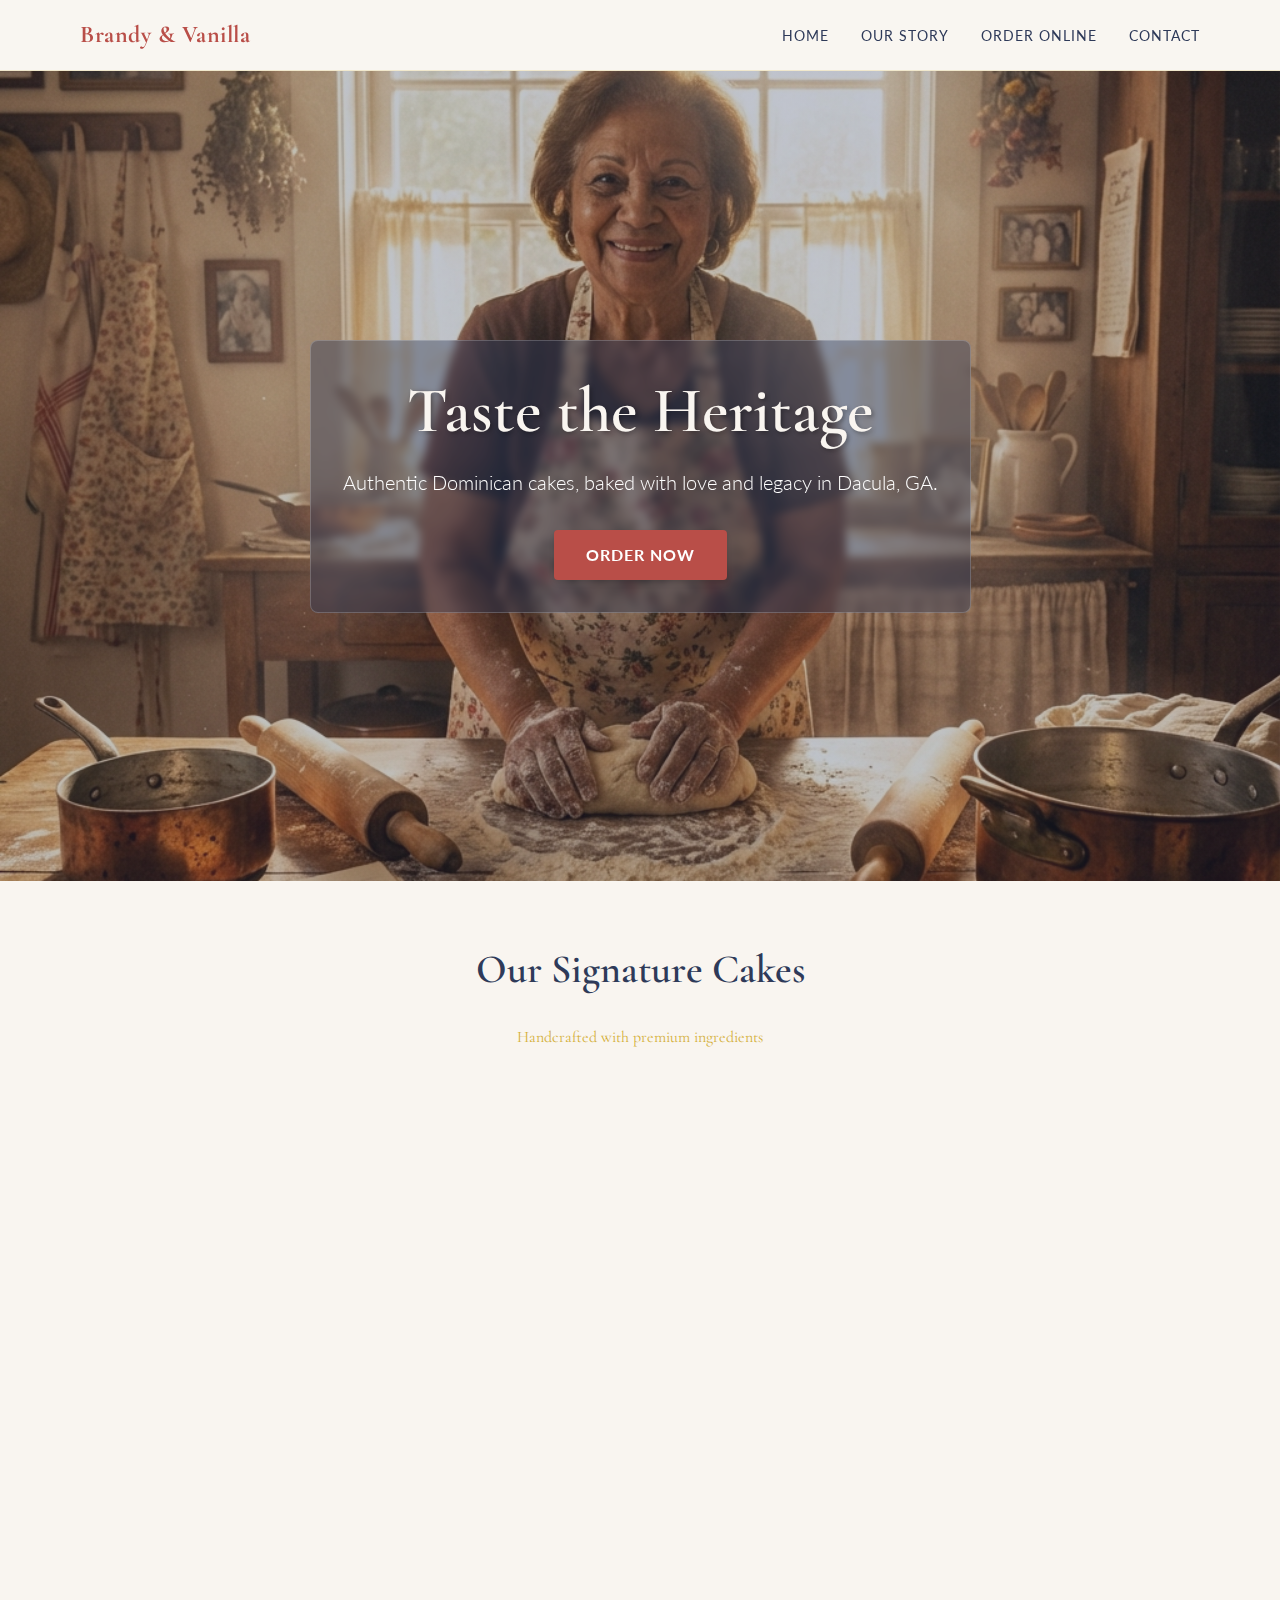
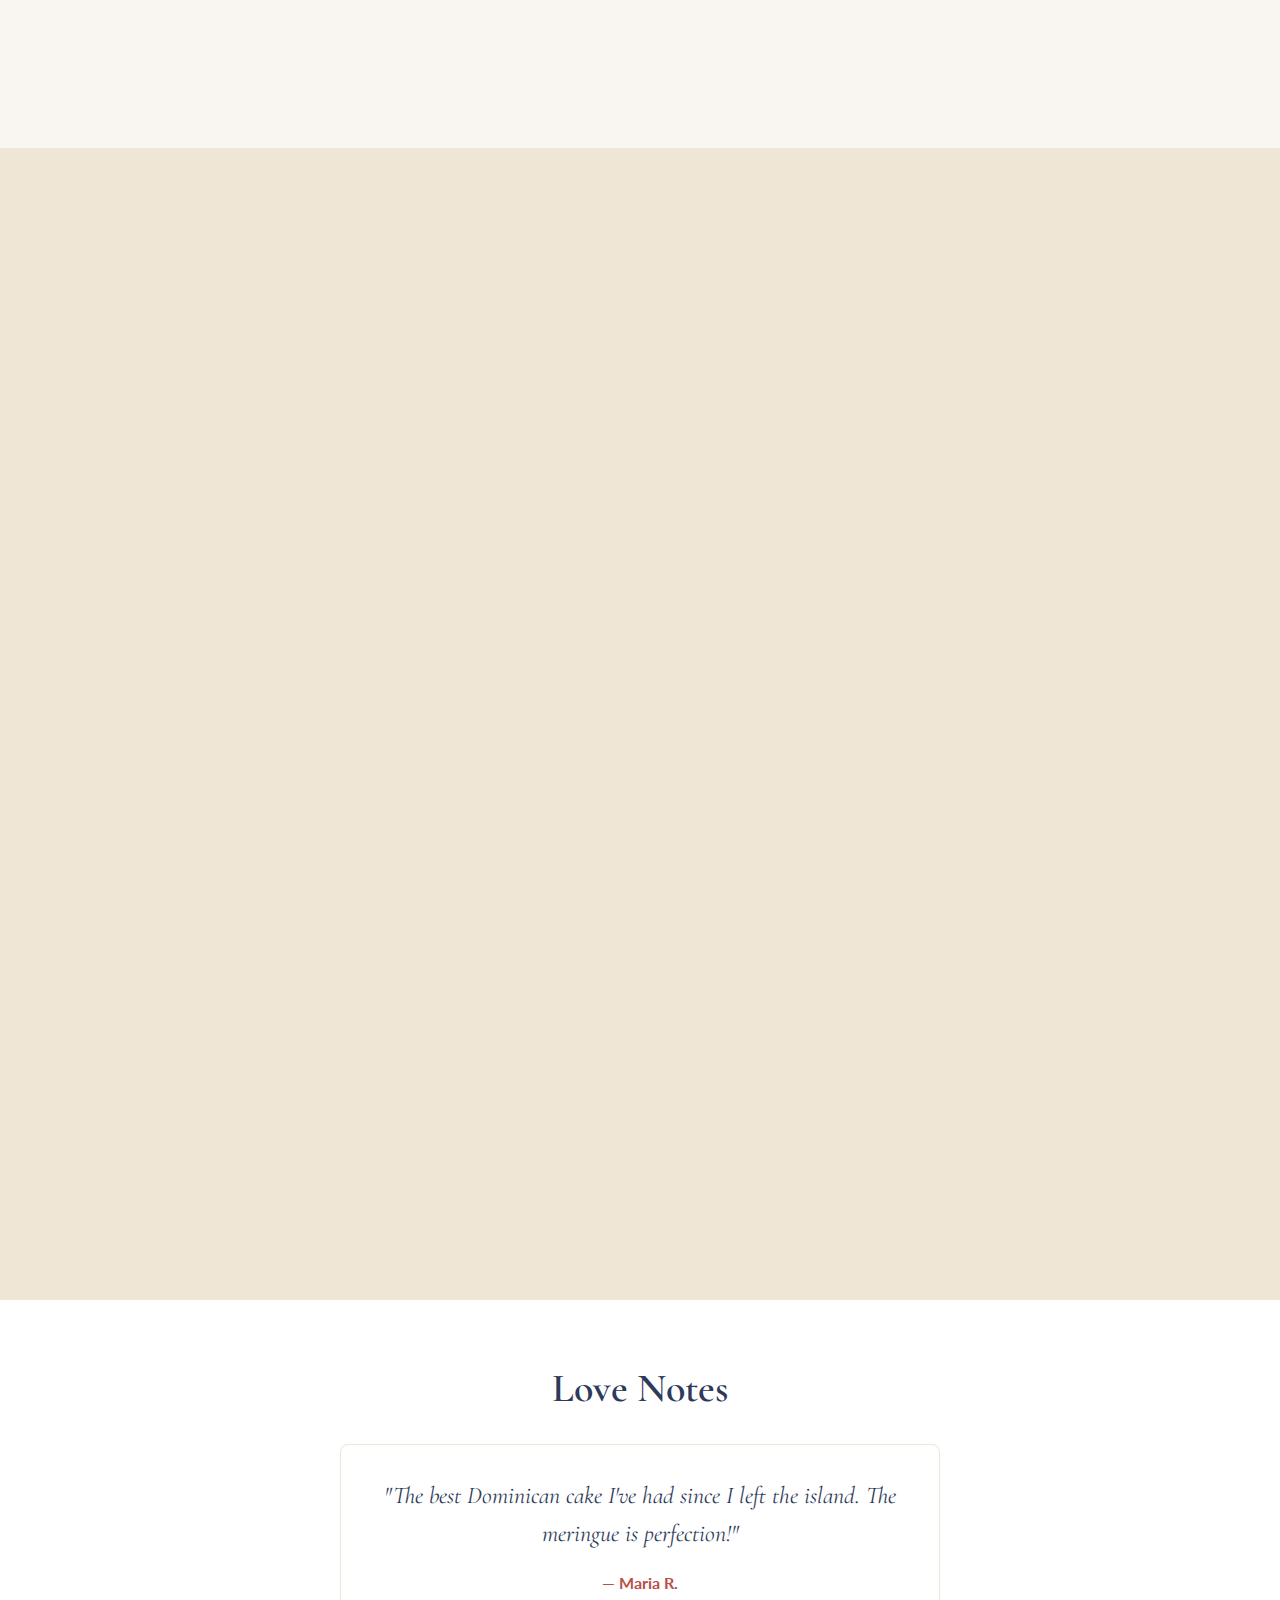
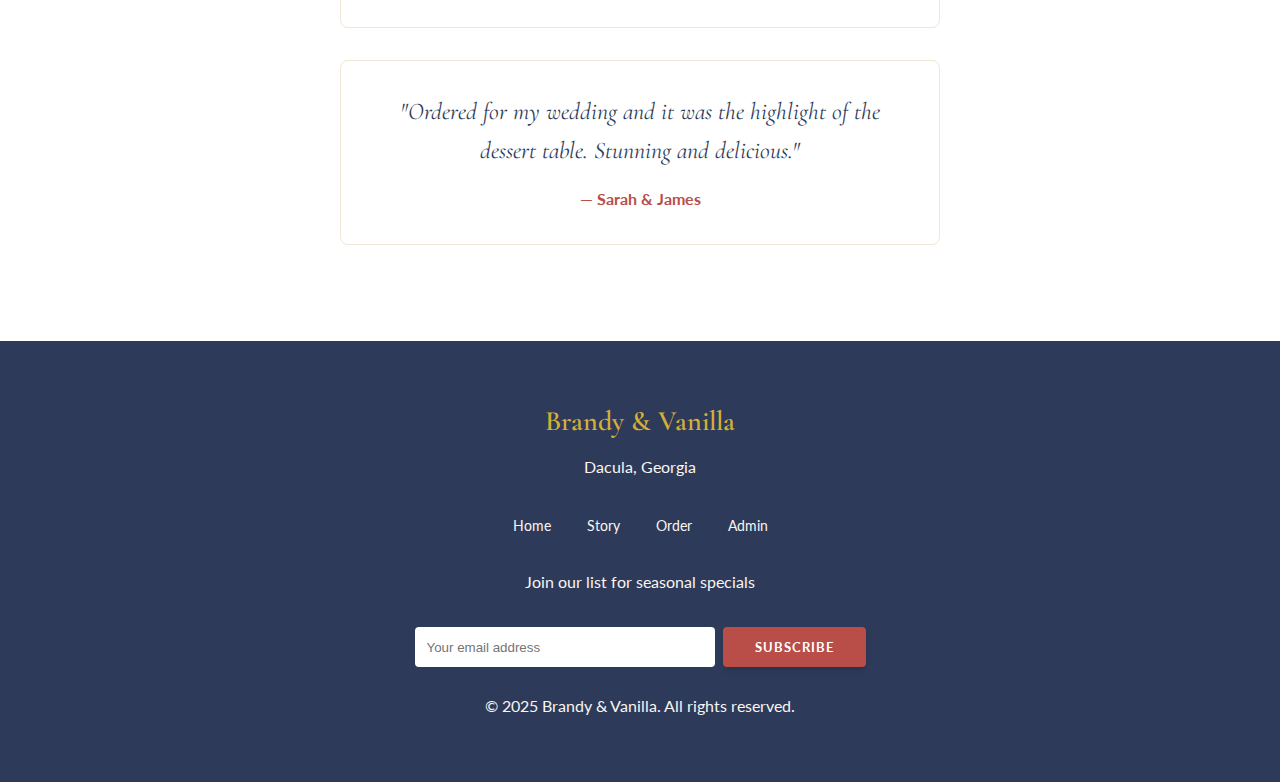
<file: BrandyAndVanilla/index.html>
<!DOCTYPE html>
<html lang="en">
<head>
    <meta charset="UTF-8">
    <meta name="viewport" content="width=device-width, initial-scale=1.0">
    <title>Brandy & Vanilla | Dominican Heritage Cakes</title>
    <meta name="description" content="Premium Dominican cakes by Josie. Heritage-driven baking in Dacula, Georgia. Order custom cakes, meringues, and more.">
    <link rel="stylesheet" href="styles/index.css">
    <!-- Favicon placeholder -->
    <link rel="icon" href="assets/images/favicon.png">
</head>
<body>

    <!-- Navigation -->
    <nav class="navbar">
        <div class="container nav-container">
            <a href="index.html" class="logo">Brandy & Vanilla</a>
            <button class="mobile-menu-btn" aria-label="Toggle Menu">☰</button>
            <ul class="nav-links">
                <li><a href="index.html">Home</a></li>
                <li><a href="about.html">Our Story</a></li>
                <li><a href="order.html">Order Online</a></li>
                <li><a href="#contact">Contact</a></li>
            </ul>
        </div>
    </nav>

    <!-- Hero Section -->
    <header class="hero">
        <div class="hero-content fade-in">
            <h1>Taste the Heritage</h1>
            <p>Authentic Dominican cakes, baked with love and legacy in Dacula, GA.</p>
            <a href="order.html" class="btn btn-primary">Order Now</a>
        </div>
    </header>

    <!-- Product Showcase -->
    <section class="section" id="products">
        <div class="container">
            <h2 class="text-center">Our Signature Cakes</h2>
            <p class="text-center text-gold text-serif">Handcrafted with premium ingredients</p>
            
            <div class="products-grid">
                <!-- Product 1 -->
                <article class="product-card">
                    <img src="assets/images/meringue_cake.png" alt="Classic Dominican Cake with Meringue" class="product-image">
                    <div class="product-info">
                        <h3 class="product-title">Classic Dominican</h3>
                        <p class="product-price">From $45</p>
                        <p>Moist vanilla cake with our signature pineapple filling and suspended meringue icing.</p>
                        <br>
                        <a href="order.html?product=classic" class="btn btn-secondary">Select</a>
                    </div>
                </article>

                <!-- Product 2 -->
                <article class="product-card">
                    <img src="assets/images/dulce_de_leche_cake.png" alt="Dulce de Leche Delight" class="product-image">
                    <div class="product-info">
                        <h3 class="product-title">Dulce de Leche</h3>
                        <p class="product-price">From $50</p>
                        <p>Rich caramel notes paired with a light, airy sponge. A family favorite.</p>
                        <br>
                        <a href="order.html?product=dulce" class="btn btn-secondary">Select</a>
                    </div>
                </article>

                <!-- Product 3 -->
                <article class="product-card">
                    <img src="assets/images/guava_cake.png" alt="Guava Dream" class="product-image">
                    <div class="product-info">
                        <h3 class="product-title">Guava Dream</h3>
                        <p class="product-price">From $48</p>
                        <p>Tropical guava jam filling nestled between layers of buttery cake.</p>
                        <br>
                        <a href="order.html?product=guava" class="btn btn-secondary">Select</a>
                    </div>
                </article>
            </div>
        </div>
    </section>

    <!-- Story Snippet -->
    <section class="section story-section">
        <div class="container story-content">
            <div class="story-text">
                <h2>A Legacy of Baking</h2>
                <p>Brandy & Vanilla is more than a bakery; it's a tribute to the flavors of the Dominican Republic. Josie brings decades of tradition to every batter, ensuring that each bite transports you home.</p>
                <br>
                <a href="about.html" class="btn btn-primary">Read Our Story</a>
            </div>
            <img src="assets/images/baking_scene.png" alt="Josie baking in the kitchen" class="story-image">
        </div>
    </section>

    <!-- Testimonials -->
    <section class="section testimonials">
        <div class="container">
            <h2 class="text-center">Love Notes</h2>
            <div class="testimonial-card">
                <p class="quote">"The best Dominican cake I've had since I left the island. The meringue is perfection!"</p>
                <p class="author">— Maria R.</p>
            </div>
            <div class="testimonial-card">
                <p class="quote">"Ordered for my wedding and it was the highlight of the dessert table. Stunning and delicious."</p>
                <p class="author">— Sarah & James</p>
            </div>
        </div>
    </section>

    <!-- Footer -->
    <footer class="footer" id="contact">
        <div class="container">
            <h3 class="text-gold">Brandy & Vanilla</h3>
            <p>Dacula, Georgia</p>
            <div class="footer-links">
                <a href="index.html">Home</a>
                <a href="about.html">Story</a>
                <a href="order.html">Order</a>
                <a href="admin.html">Admin</a> <!-- Hidden in real prod usually, but here for demo -->
            </div>
            
            <div class="newsletter-signup">
                <p>Join our list for seasonal specials</p>
                <form class="newsletter-form" onsubmit="event.preventDefault(); alert('Thank you for subscribing!');">
                    <input type="email" placeholder="Your email address" class="newsletter-input" required>
                    <button type="submit" class="btn btn-primary">Subscribe</button>
                </form>
            </div>
            
            <br>
            <p>&copy; 2025 Brandy & Vanilla. All rights reserved.</p>
        </div>
    </footer>

    <script src="scripts/main.js"></script>
</body>
</html>
</file>
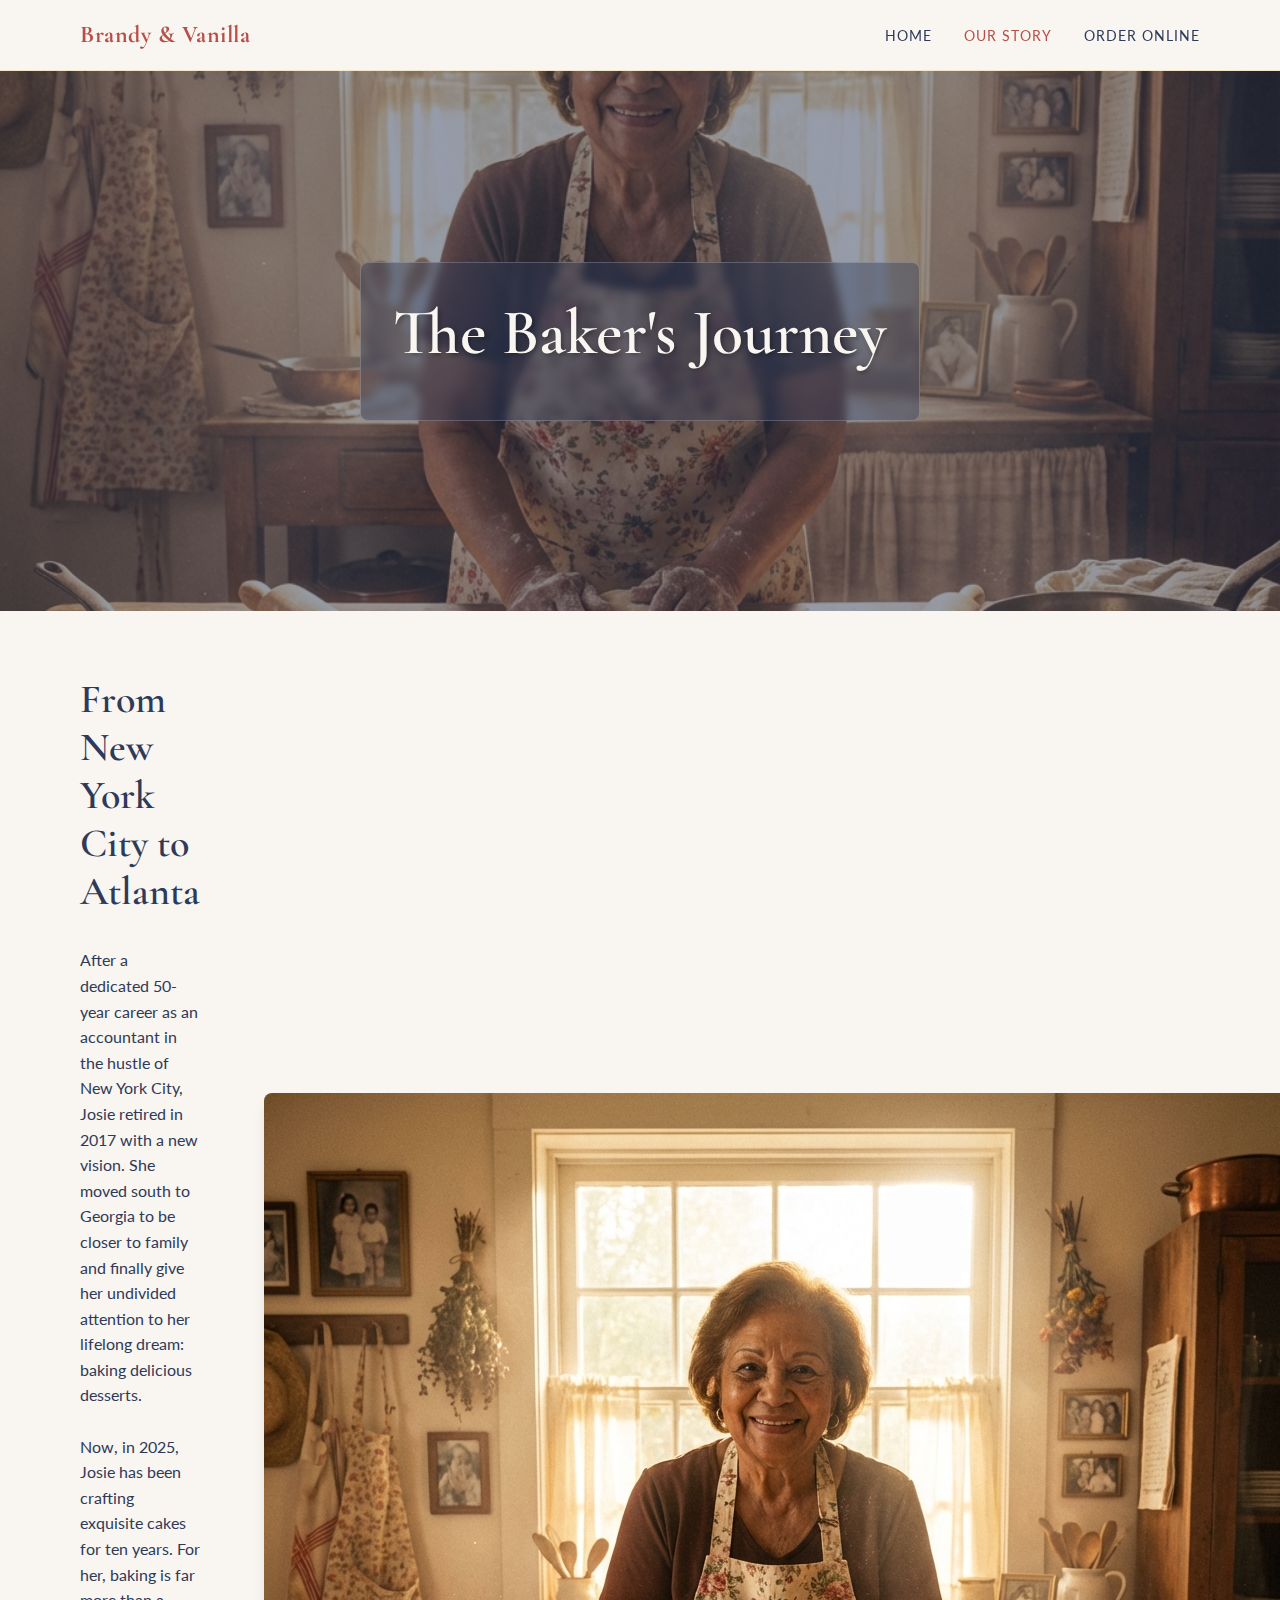
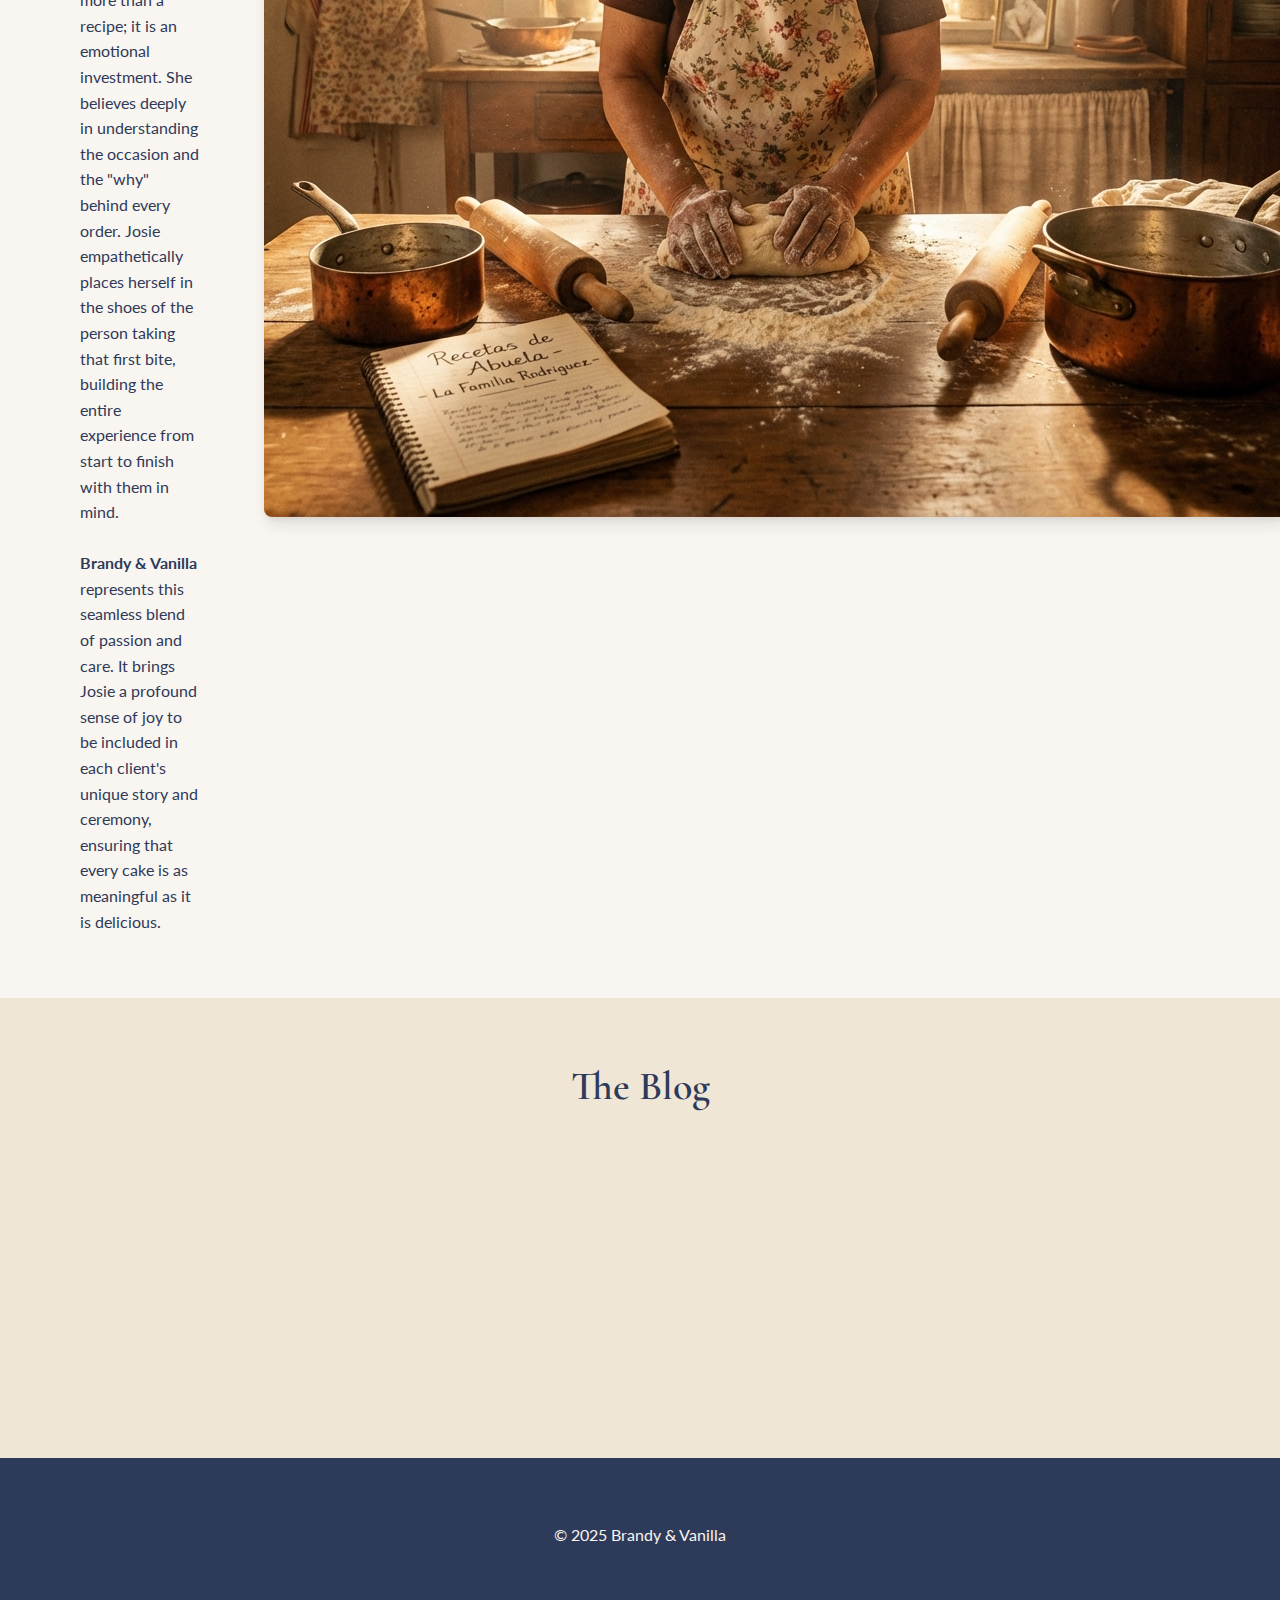
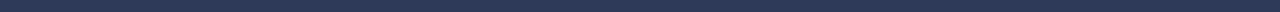
<file: BrandyAndVanilla/about.html>
<!DOCTYPE html>
<html lang="en">
<head>
    <meta charset="UTF-8">
    <meta name="viewport" content="width=device-width, initial-scale=1.0">
    <title>Our Story | Brandy & Vanilla</title>
    <link rel="stylesheet" href="styles/index.css">
</head>
<body>

    <nav class="navbar">
        <div class="container nav-container">
            <a href="index.html" class="logo">Brandy & Vanilla</a>
            <ul class="nav-links">
                <li><a href="index.html">Home</a></li>
                <li><a href="about.html" style="color: var(--color-terracotta);">Our Story</a></li>
                <li><a href="order.html">Order Online</a></li>
            </ul>
        </div>
    </nav>

    <header class="hero" style="height: 60vh; background-image: linear-gradient(rgba(46, 58, 89, 0.5), rgba(46, 58, 89, 0.5)), url('assets/images/baking_scene.png');">
        <div class="hero-content">
            <h1>The Baker's Journey</h1>
        </div>
    </header>

    <section class="section">
        <div class="container">
            <div class="story-content">
                <div class="story-text">
                    <h2>From New York City to Atlanta</h2>
                    <p>After a dedicated 50-year career as an accountant in the hustle of New York City, Josie retired in 2017 with a new vision. She moved south to Georgia to be closer to family and finally give her undivided attention to her lifelong dream: baking delicious desserts.</p>
                    <br>
                    <p>Now, in 2025, Josie has been crafting exquisite cakes for ten years. For her, baking is far more than a recipe; it is an emotional investment. She believes deeply in understanding the occasion and the "why" behind every order. Josie empathetically places herself in the shoes of the person taking that first bite, building the entire experience from start to finish with them in mind.</p>
                    <br>
                    <p><strong>Brandy & Vanilla</strong> represents this seamless blend of passion and care. It brings Josie a profound sense of joy to be included in each client's unique story and ceremony, ensuring that every cake is as meaningful as it is delicious.</p>
                </div>
                <img src="assets/images/baking_scene.png" alt="Josie baking in the kitchen" class="story-image">
            </div>
        </div>
    </section>

    <section class="section" style="background-color: var(--color-cream-dark);">
        <div class="container">
            <h2 class="text-center">The Blog</h2>
            <div class="products-grid">
                <article class="product-card">
                    <div class="product-info">
                        <h3 class="product-title">Why Meringue?</h3>
                        <p style="font-size: 0.9rem; color: var(--color-text-light);">December 1, 2025</p>
                        <br>
                        <p>Unlike buttercream, Dominican meringue (suspiro) is light, airy, and not overly sweet. It stands up to the heat and melts in your mouth...</p>
                        <br>
                        <a href="#" class="text-gold">Read More &rarr;</a>
                    </div>
                </article>
                <article class="product-card">
                    <div class="product-info">
                        <h3 class="product-title">Holiday Flavors</h3>
                        <p style="font-size: 0.9rem; color: var(--color-text-light);">November 15, 2025</p>
                        <br>
                        <p>This season we are introducing a Spiced Rum cake that pairs perfectly with your holiday coffee...</p>
                        <br>
                        <a href="#" class="text-gold">Read More &rarr;</a>
                    </div>
                </article>
            </div>
        </div>
    </section>

    <footer class="footer">
        <div class="container">
            <p>&copy; 2025 Brandy & Vanilla</p>
        </div>
    </footer>
    
    <script src="scripts/main.js"></script>
</body>
</html>
</file>
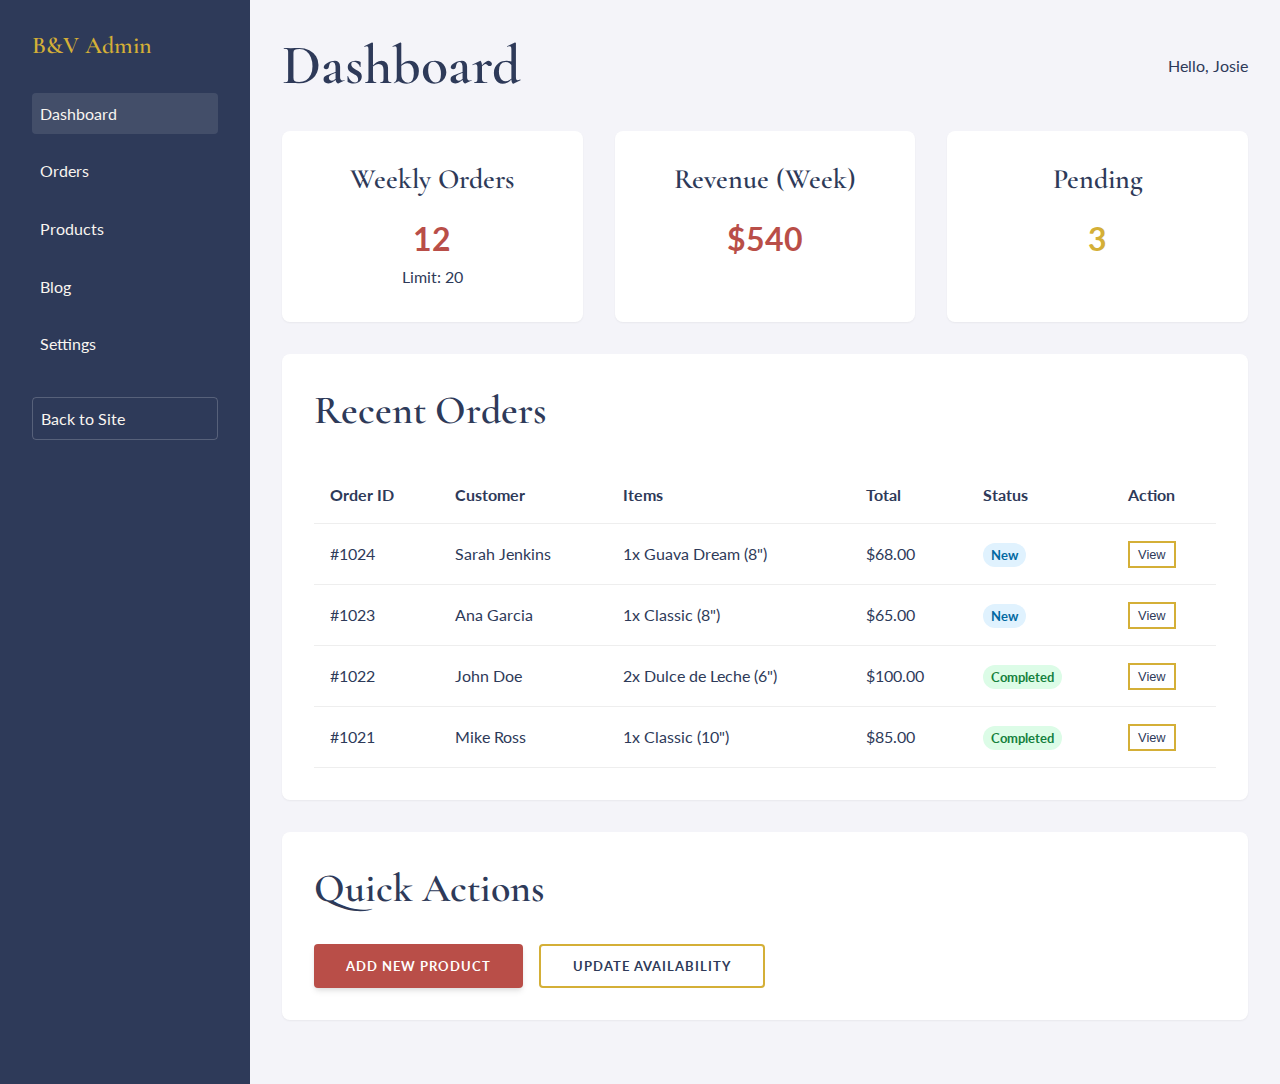
<file: BrandyAndVanilla/admin.html>
<!DOCTYPE html>
<html lang="en">
<head>
    <meta charset="UTF-8">
    <meta name="viewport" content="width=device-width, initial-scale=1.0">
    <title>Admin Dashboard | Brandy & Vanilla</title>
    <link rel="stylesheet" href="styles/index.css">
    <style>
        .admin-container {
            display: flex;
            min-height: 100vh;
        }
        .sidebar {
            width: 250px;
            background-color: var(--color-indigo);
            color: var(--color-white);
            padding: var(--spacing-md);
        }
        .sidebar h2 {
            color: var(--color-gold);
            font-size: 1.5rem;
            margin-bottom: var(--spacing-md);
        }
        .sidebar ul {
            list-style: none;
        }
        .sidebar li {
            margin-bottom: var(--spacing-sm);
        }
        .sidebar a {
            color: var(--color-cream);
            display: block;
            padding: 0.5rem;
            border-radius: var(--radius-sm);
        }
        .sidebar a:hover, .sidebar a.active {
            background-color: rgba(255,255,255,0.1);
        }
        .main-content {
            flex: 1;
            padding: var(--spacing-md);
            background-color: #f4f4f9;
        }
        .card {
            background: white;
            padding: var(--spacing-md);
            border-radius: var(--radius-md);
            box-shadow: var(--shadow-sm);
            margin-bottom: var(--spacing-md);
        }
        .stat-grid {
            display: grid;
            grid-template-columns: repeat(auto-fit, minmax(200px, 1fr));
            gap: var(--spacing-md);
            margin-bottom: var(--spacing-md);
        }
        .stat-card {
            background: white;
            padding: var(--spacing-md);
            border-radius: var(--radius-md);
            box-shadow: var(--shadow-sm);
            text-align: center;
        }
        .stat-number {
            font-size: 2rem;
            font-weight: 700;
            color: var(--color-terracotta);
        }
        table {
            width: 100%;
            border-collapse: collapse;
        }
        th, td {
            text-align: left;
            padding: 1rem;
            border-bottom: 1px solid #eee;
        }
        th {
            color: var(--color-indigo);
        }
        .status-badge {
            padding: 0.25rem 0.5rem;
            border-radius: var(--radius-full);
            font-size: 0.8rem;
            font-weight: 700;
        }
        .status-new { background-color: #e0f2fe; color: #0369a1; }
        .status-completed { background-color: #dcfce7; color: #15803d; }
    </style>
</head>
<body>

    <div class="admin-container">
        <aside class="sidebar">
            <h2>B&V Admin</h2>
            <ul>
                <li><a href="#" class="active">Dashboard</a></li>
                <li><a href="#">Orders</a></li>
                <li><a href="#">Products</a></li>
                <li><a href="#">Blog</a></li>
                <li><a href="#">Settings</a></li>
                <li><a href="index.html" style="margin-top: 2rem; border: 1px solid rgba(255,255,255,0.2);">Back to Site</a></li>
            </ul>
        </aside>

        <main class="main-content">
            <div class="header" style="display: flex; justify-content: space-between; align-items: center; margin-bottom: 2rem;">
                <h1>Dashboard</h1>
                <div class="user-profile">Hello, Josie</div>
            </div>

            <div class="stat-grid">
                <div class="stat-card">
                    <h3>Weekly Orders</h3>
                    <div class="stat-number">12</div>
                    <p>Limit: 20</p>
                </div>
                <div class="stat-card">
                    <h3>Revenue (Week)</h3>
                    <div class="stat-number">$540</div>
                </div>
                <div class="stat-card">
                    <h3>Pending</h3>
                    <div class="stat-number" style="color: var(--color-gold);">3</div>
                </div>
            </div>

            <div class="card">
                <h2>Recent Orders</h2>
                <table>
                    <thead>
                        <tr>
                            <th>Order ID</th>
                            <th>Customer</th>
                            <th>Items</th>
                            <th>Total</th>
                            <th>Status</th>
                            <th>Action</th>
                        </tr>
                    </thead>
                    <tbody id="ordersTableBody">
                        <!-- Populated by JS -->
                        <tr>
                            <td>#1023</td>
                            <td>Ana Garcia</td>
                            <td>1x Classic (8")</td>
                            <td>$65.00</td>
                            <td><span class="status-badge status-new">New</span></td>
                            <td><button class="btn-secondary" style="padding: 0.25rem 0.5rem; font-size: 0.8rem;">View</button></td>
                        </tr>
                        <tr>
                            <td>#1022</td>
                            <td>John Doe</td>
                            <td>2x Dulce de Leche (6")</td>
                            <td>$100.00</td>
                            <td><span class="status-badge status-completed">Completed</span></td>
                            <td><button class="btn-secondary" style="padding: 0.25rem 0.5rem; font-size: 0.8rem;">View</button></td>
                        </tr>
                    </tbody>
                </table>
            </div>

            <div class="card">
                <h2>Quick Actions</h2>
                <div style="display: flex; gap: 1rem;">
                    <button class="btn btn-primary">Add New Product</button>
                    <button class="btn btn-secondary">Update Availability</button>
                </div>
            </div>
        </main>
    </div>

    <script src="scripts/admin.js"></script>
</body>
</html>
</file>
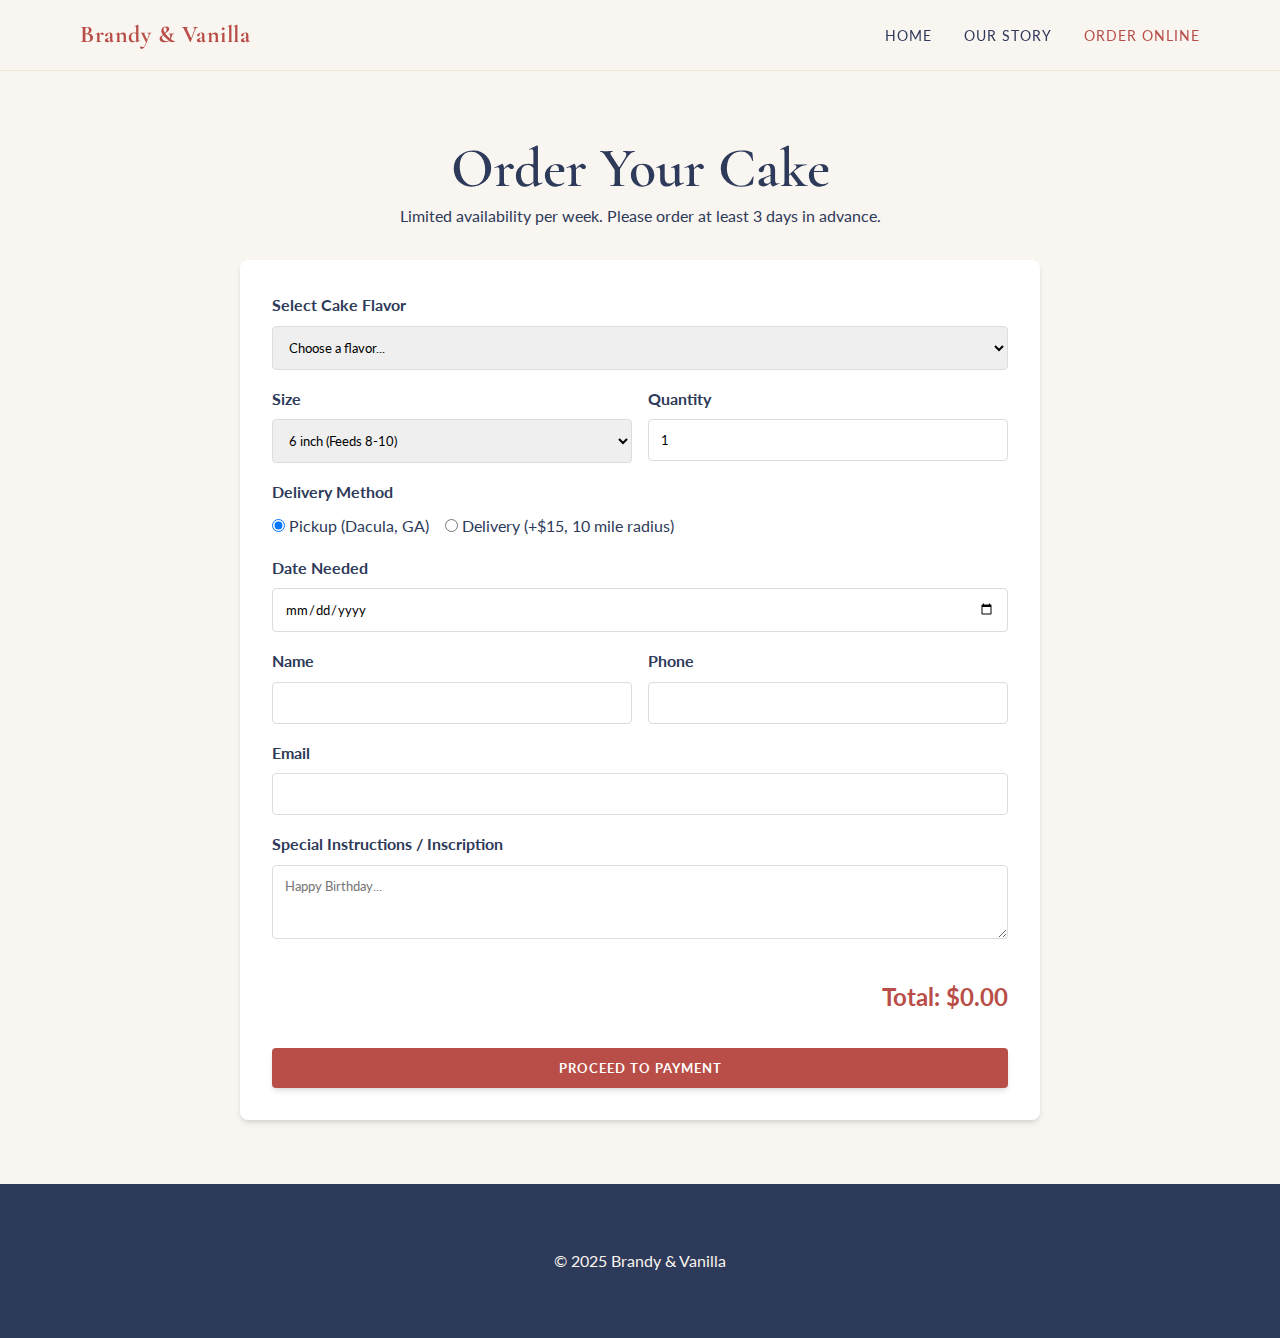
<file: BrandyAndVanilla/order.html>
<!DOCTYPE html>
<html lang="en">
<head>
    <meta charset="UTF-8">
    <meta name="viewport" content="width=device-width, initial-scale=1.0">
    <title>Order Cake | Brandy & Vanilla</title>
    <link rel="stylesheet" href="styles/index.css">
    <script src="https://js.stripe.com/v3/"></script> <!-- Stripe JS -->
    <style>
        .order-form {
            background: var(--color-white);
            padding: var(--spacing-md);
            border-radius: var(--radius-md);
            box-shadow: var(--shadow-md);
            max-width: 800px;
            margin: 0 auto;
        }
        .form-group {
            margin-bottom: var(--spacing-sm);
        }
        .form-label {
            display: block;
            margin-bottom: 0.5rem;
            font-weight: 700;
            color: var(--color-indigo);
        }
        .form-control {
            width: 100%;
            padding: 0.75rem;
            border: 1px solid #ddd;
            border-radius: var(--radius-sm);
            font-family: var(--font-sans);
        }
        .form-row {
            display: flex;
            gap: var(--spacing-sm);
        }
        .form-row .form-group {
            flex: 1;
        }
        .total-price {
            font-size: 1.5rem;
            font-weight: 700;
            color: var(--color-terracotta);
            text-align: right;
            margin: var(--spacing-md) 0;
        }
        .hidden { display: none; }
    </style>
</head>
<body>

    <nav class="navbar">
        <div class="container nav-container">
            <a href="index.html" class="logo">Brandy & Vanilla</a>
            <ul class="nav-links">
                <li><a href="index.html">Home</a></li>
                <li><a href="about.html">Our Story</a></li>
                <li><a href="order.html" style="color: var(--color-terracotta);">Order Online</a></li>
            </ul>
        </div>
    </nav>

    <section class="section">
        <div class="container">
            <h1 class="text-center">Order Your Cake</h1>
            <p class="text-center" style="margin-bottom: var(--spacing-md);">Limited availability per week. Please order at least 3 days in advance.</p>

            <form class="order-form" id="cakeOrderForm">
                <!-- Cake Selection -->
                <div class="form-group">
                    <label class="form-label">Select Cake Flavor</label>
                    <select class="form-control" id="cakeFlavor" required>
                        <option value="" disabled selected>Choose a flavor...</option>
                        <option value="classic" data-price="45">Classic Dominican (Pineapple) - $45</option>
                        <option value="dulce" data-price="50">Dulce de Leche - $50</option>
                        <option value="guava" data-price="48">Guava Dream - $48</option>
                    </select>
                </div>

                <div class="form-row">
                    <div class="form-group">
                        <label class="form-label">Size</label>
                        <select class="form-control" id="cakeSize">
                            <option value="1" data-multiplier="1">6 inch (Feeds 8-10)</option>
                            <option value="1.5" data-multiplier="1.5">8 inch (Feeds 15-20) +$20</option>
                            <option value="2" data-multiplier="2">10 inch (Feeds 25-30) +$40</option>
                        </select>
                    </div>
                    <div class="form-group">
                        <label class="form-label">Quantity</label>
                        <input type="number" class="form-control" id="cakeQuantity" value="1" min="1" max="5">
                    </div>
                </div>

                <!-- Pickup/Delivery -->
                <div class="form-group">
                    <label class="form-label">Delivery Method</label>
                    <div style="display: flex; gap: 1rem;">
                        <label><input type="radio" name="delivery" value="pickup" checked> Pickup (Dacula, GA)</label>
                        <label><input type="radio" name="delivery" value="delivery"> Delivery (+$15, 10 mile radius)</label>
                    </div>
                </div>

                <div class="form-group">
                    <label class="form-label">Date Needed</label>
                    <input type="date" class="form-control" id="dateNeeded" required>
                </div>

                <!-- Personal Info -->
                <div class="form-row">
                    <div class="form-group">
                        <label class="form-label">Name</label>
                        <input type="text" class="form-control" required>
                    </div>
                    <div class="form-group">
                        <label class="form-label">Phone</label>
                        <input type="tel" class="form-control" required>
                    </div>
                </div>
                <div class="form-group">
                    <label class="form-label">Email</label>
                    <input type="email" class="form-control" required>
                </div>

                <div class="form-group">
                    <label class="form-label">Special Instructions / Inscription</label>
                    <textarea class="form-control" rows="3" placeholder="Happy Birthday..."></textarea>
                </div>

                <div class="total-price" id="totalPrice">Total: $45.00</div>

                <button type="submit" class="btn btn-primary" style="width: 100%;">Proceed to Payment</button>
            </form>
        </div>
    </section>

    <footer class="footer">
        <div class="container">
            <p>&copy; 2025 Brandy & Vanilla</p>
        </div>
    </footer>

    <script src="scripts/order.js"></script>
</body>
</html>
</file>
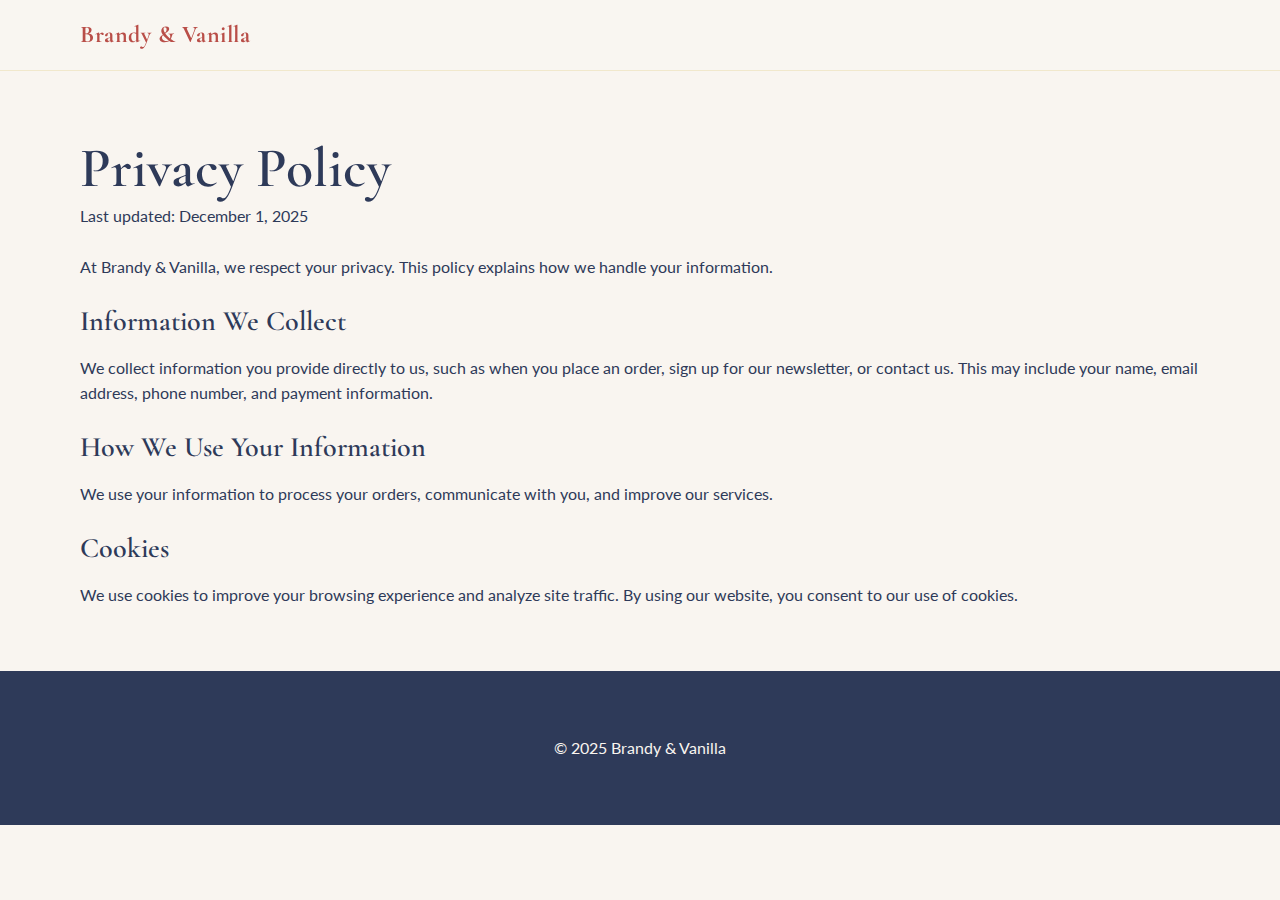
<file: BrandyAndVanilla/privacy.html>
<!DOCTYPE html>
<html lang="en">
<head>
    <meta charset="UTF-8">
    <meta name="viewport" content="width=device-width, initial-scale=1.0">
    <title>Privacy Policy | Brandy & Vanilla</title>
    <link rel="stylesheet" href="styles/index.css">
</head>
<body>
    <nav class="navbar">
        <div class="container nav-container">
            <a href="index.html" class="logo">Brandy & Vanilla</a>
        </div>
    </nav>

    <section class="section">
        <div class="container">
            <h1>Privacy Policy</h1>
            <p>Last updated: December 1, 2025</p>
            <br>
            <p>At Brandy & Vanilla, we respect your privacy. This policy explains how we handle your information.</p>
            <br>
            <h3>Information We Collect</h3>
            <p>We collect information you provide directly to us, such as when you place an order, sign up for our newsletter, or contact us. This may include your name, email address, phone number, and payment information.</p>
            <br>
            <h3>How We Use Your Information</h3>
            <p>We use your information to process your orders, communicate with you, and improve our services.</p>
            <br>
            <h3>Cookies</h3>
            <p>We use cookies to improve your browsing experience and analyze site traffic. By using our website, you consent to our use of cookies.</p>
        </div>
    </section>

    <footer class="footer">
        <div class="container">
            <p>&copy; 2025 Brandy & Vanilla</p>
        </div>
    </footer>
</body>
</html>
</file>
<file: BrandyAndVanilla/styles/index.css>
/* Brandy & Vanilla - Design System */
@import url('https://fonts.googleapis.com/css2?family=Cormorant+Garamond:ital,wght@0,300;0,400;0,600;0,700;1,400&family=Lato:wght@300;400;700&display=swap');

:root {
    /* Colors */
    --color-cream: #F9F5F0;
    --color-cream-dark: #EFE6D5;
    --color-gold: #D4AF37;
    --color-gold-light: #E5C565;
    --color-terracotta: #B94E48;
    --color-terracotta-dark: #8E3B36;
    --color-indigo: #2E3A59;
    --color-indigo-dark: #1A2238;
    --color-text-main: #2E3A59;
    --color-text-light: #6B7280;
    --color-white: #FFFFFF;

    /* Typography */
    --font-serif: 'Cormorant Garamond', serif;
    --font-sans: 'Lato', sans-serif;

    /* Spacing */
    --spacing-xs: 0.5rem;
    --spacing-sm: 1rem;
    --spacing-md: 2rem;
    --spacing-lg: 4rem;
    --spacing-xl: 8rem;

    /* Shadows */
    --shadow-sm: 0 1px 2px 0 rgba(0, 0, 0, 0.05);
    --shadow-md: 0 4px 6px -1px rgba(0, 0, 0, 0.1), 0 2px 4px -1px rgba(0, 0, 0, 0.06);
    --shadow-lg: 0 10px 15px -3px rgba(0, 0, 0, 0.1), 0 4px 6px -2px rgba(0, 0, 0, 0.05);
    --shadow-gold: 0 4px 14px 0 rgba(212, 175, 55, 0.39);

    /* Border Radius */
    --radius-sm: 0.25rem;
    --radius-md: 0.5rem;
    --radius-lg: 1rem;
    --radius-full: 9999px;
}

/* Reset & Base */
*, *::before, *::after {
    box-sizing: border-box;
    margin: 0;
    padding: 0;
}

body {
    font-family: var(--font-sans);
    background-color: var(--color-cream);
    color: var(--color-text-main);
    line-height: 1.6;
    overflow-x: hidden;
}

h1, h2, h3, h4, h5, h6 {
    font-family: var(--font-serif);
    font-weight: 600;
    line-height: 1.2;
    color: var(--color-indigo);
}

h1 { font-size: 3.5rem; }
h2 { font-size: 2.5rem; margin-bottom: var(--spacing-md); }
h3 { font-size: 1.75rem; margin-bottom: var(--spacing-sm); }

a {
    text-decoration: none;
    color: inherit;
    transition: color 0.3s ease;
}

img {
    max-width: 100%;
    display: block;
}

/* Utilities */
.container {
    width: 90%;
    max-width: 1200px;
    margin: 0 auto;
    padding: 0 var(--spacing-sm);
}

.btn {
    display: inline-block;
    padding: 0.75rem 2rem;
    font-family: var(--font-sans);
    font-weight: 700;
    text-transform: uppercase;
    letter-spacing: 1px;
    border-radius: var(--radius-sm);
    cursor: pointer;
    transition: all 0.3s ease;
    border: none;
}

.btn-primary {
    background-color: var(--color-terracotta);
    color: var(--color-white);
    box-shadow: var(--shadow-md);
}

.btn-primary:hover {
    background-color: var(--color-terracotta-dark);
    transform: translateY(-2px);
}

.btn-secondary {
    background-color: transparent;
    border: 2px solid var(--color-gold);
    color: var(--color-indigo);
}

.btn-secondary:hover {
    background-color: var(--color-gold);
    color: var(--color-white);
}

.section {
    padding: var(--spacing-lg) 0;
}

.text-center { text-align: center; }
.text-gold { color: var(--color-gold); }
.text-serif { font-family: var(--font-serif); }

/* Navigation */
.navbar {
    padding: var(--spacing-sm) 0;
    background-color: rgba(249, 245, 240, 0.95);
    backdrop-filter: blur(10px);
    position: sticky;
    top: 0;
    z-index: 1000;
    border-bottom: 1px solid rgba(212, 175, 55, 0.2);
}

.nav-container {
    display: flex;
    justify-content: space-between;
    align-items: center;
}

.logo {
    font-family: var(--font-serif);
    font-size: 1.5rem;
    font-weight: 700;
    color: var(--color-terracotta);
    letter-spacing: 0.5px;
}

.nav-links {
    display: flex;
    gap: var(--spacing-md);
    list-style: none;
}

.nav-links a {
    font-size: 0.9rem;
    text-transform: uppercase;
    letter-spacing: 1px;
    color: var(--color-indigo);
}

.nav-links a:hover {
    color: var(--color-terracotta);
}

.mobile-menu-btn {
    display: none;
    background: none;
    border: none;
    font-size: 1.5rem;
    color: var(--color-indigo);
    cursor: pointer;
}

/* Hero Section */
.hero {
    position: relative;
    height: 90vh;
    display: flex;
    align-items: center;
    justify-content: center;
    text-align: center;
    background: linear-gradient(rgba(46, 58, 89, 0.3), rgba(46, 58, 89, 0.3)), url('../assets/images/baking_scene.png');
    background-size: cover;
    background-position: center;
    color: var(--color-white);
}

.hero-content {
    max-width: 800px;
    padding: var(--spacing-md);
    background: rgba(46, 58, 89, 0.4); /* Glass effect */
    backdrop-filter: blur(4px);
    border: 1px solid rgba(255, 255, 255, 0.2);
    border-radius: var(--radius-md);
}

.hero h1 {
    font-size: 4rem;
    margin-bottom: var(--spacing-sm);
    color: var(--color-cream);
    text-shadow: 2px 2px 4px rgba(0,0,0,0.3);
}

.hero p {
    font-size: 1.25rem;
    margin-bottom: var(--spacing-md);
    font-weight: 300;
}

/* Product Showcase */
.products-grid {
    display: grid;
    grid-template-columns: repeat(auto-fit, minmax(300px, 1fr));
    gap: var(--spacing-md);
    margin-top: var(--spacing-md);
}

.product-card {
    background: var(--color-white);
    border-radius: var(--radius-md);
    overflow: hidden;
    box-shadow: var(--shadow-sm);
    transition: transform 0.3s ease, box-shadow 0.3s ease;
}

.product-card:hover {
    transform: translateY(-5px);
    box-shadow: var(--shadow-gold);
}

.product-image {
    height: 300px;
    width: 100%;
    object-fit: cover;
}

.product-info {
    padding: var(--spacing-md);
    text-align: center;
}

.product-title {
    font-size: 1.5rem;
    color: var(--color-indigo);
    margin-bottom: var(--spacing-xs);
}

.product-price {
    font-family: var(--font-sans);
    color: var(--color-terracotta);
    font-weight: 700;
    font-size: 1.1rem;
    margin-bottom: var(--spacing-sm);
}

/* Story Section */
.story-section {
    background-color: var(--color-cream-dark);
    position: relative;
    overflow: hidden;
}

.story-content {
    display: flex;
    align-items: center;
    gap: var(--spacing-lg);
}

.story-text {
    flex: 1;
}

.story-image {
    flex: 1;
    border-radius: var(--radius-md);
    box-shadow: var(--shadow-lg);
}

/* Testimonials */
.testimonials {
    background-color: var(--color-white);
}

.testimonial-card {
    max-width: 600px;
    margin: 0 auto var(--spacing-md);
    text-align: center;
    padding: var(--spacing-md);
    border: 1px solid var(--color-cream-dark);
    border-radius: var(--radius-md);
}

.quote {
    font-family: var(--font-serif);
    font-size: 1.5rem;
    font-style: italic;
    color: var(--color-indigo);
    margin-bottom: var(--spacing-sm);
}

.author {
    font-weight: 700;
    color: var(--color-terracotta);
}

/* Footer */
.footer {
    background-color: var(--color-indigo);
    color: var(--color-cream);
    padding: var(--spacing-lg) 0;
    text-align: center;
}

.footer-links {
    margin: var(--spacing-md) 0;
}

.footer-links a {
    color: var(--color-cream);
    margin: 0 var(--spacing-sm);
    font-size: 0.9rem;
}

.newsletter-form {
    margin-top: var(--spacing-md);
    display: flex;
    justify-content: center;
    gap: var(--spacing-xs);
}

.newsletter-input {
    padding: 0.75rem;
    border: none;
    border-radius: var(--radius-sm);
    width: 300px;
}

/* Mobile Responsive */
@media (max-width: 768px) {
    h1 { font-size: 2.5rem; }
    .nav-links { display: none; }
    .mobile-menu-btn { display: block; }
    .story-content { flex-direction: column; }
    .newsletter-form { flex-direction: column; align-items: center; }
    .newsletter-input { width: 100%; }
}

/* Animations */
@keyframes fadeIn {
    from { opacity: 0; transform: translateY(20px); }
    to { opacity: 1; transform: translateY(0); }
}

.fade-in {
    animation: fadeIn 1s ease-out forwards;
}
</file>
